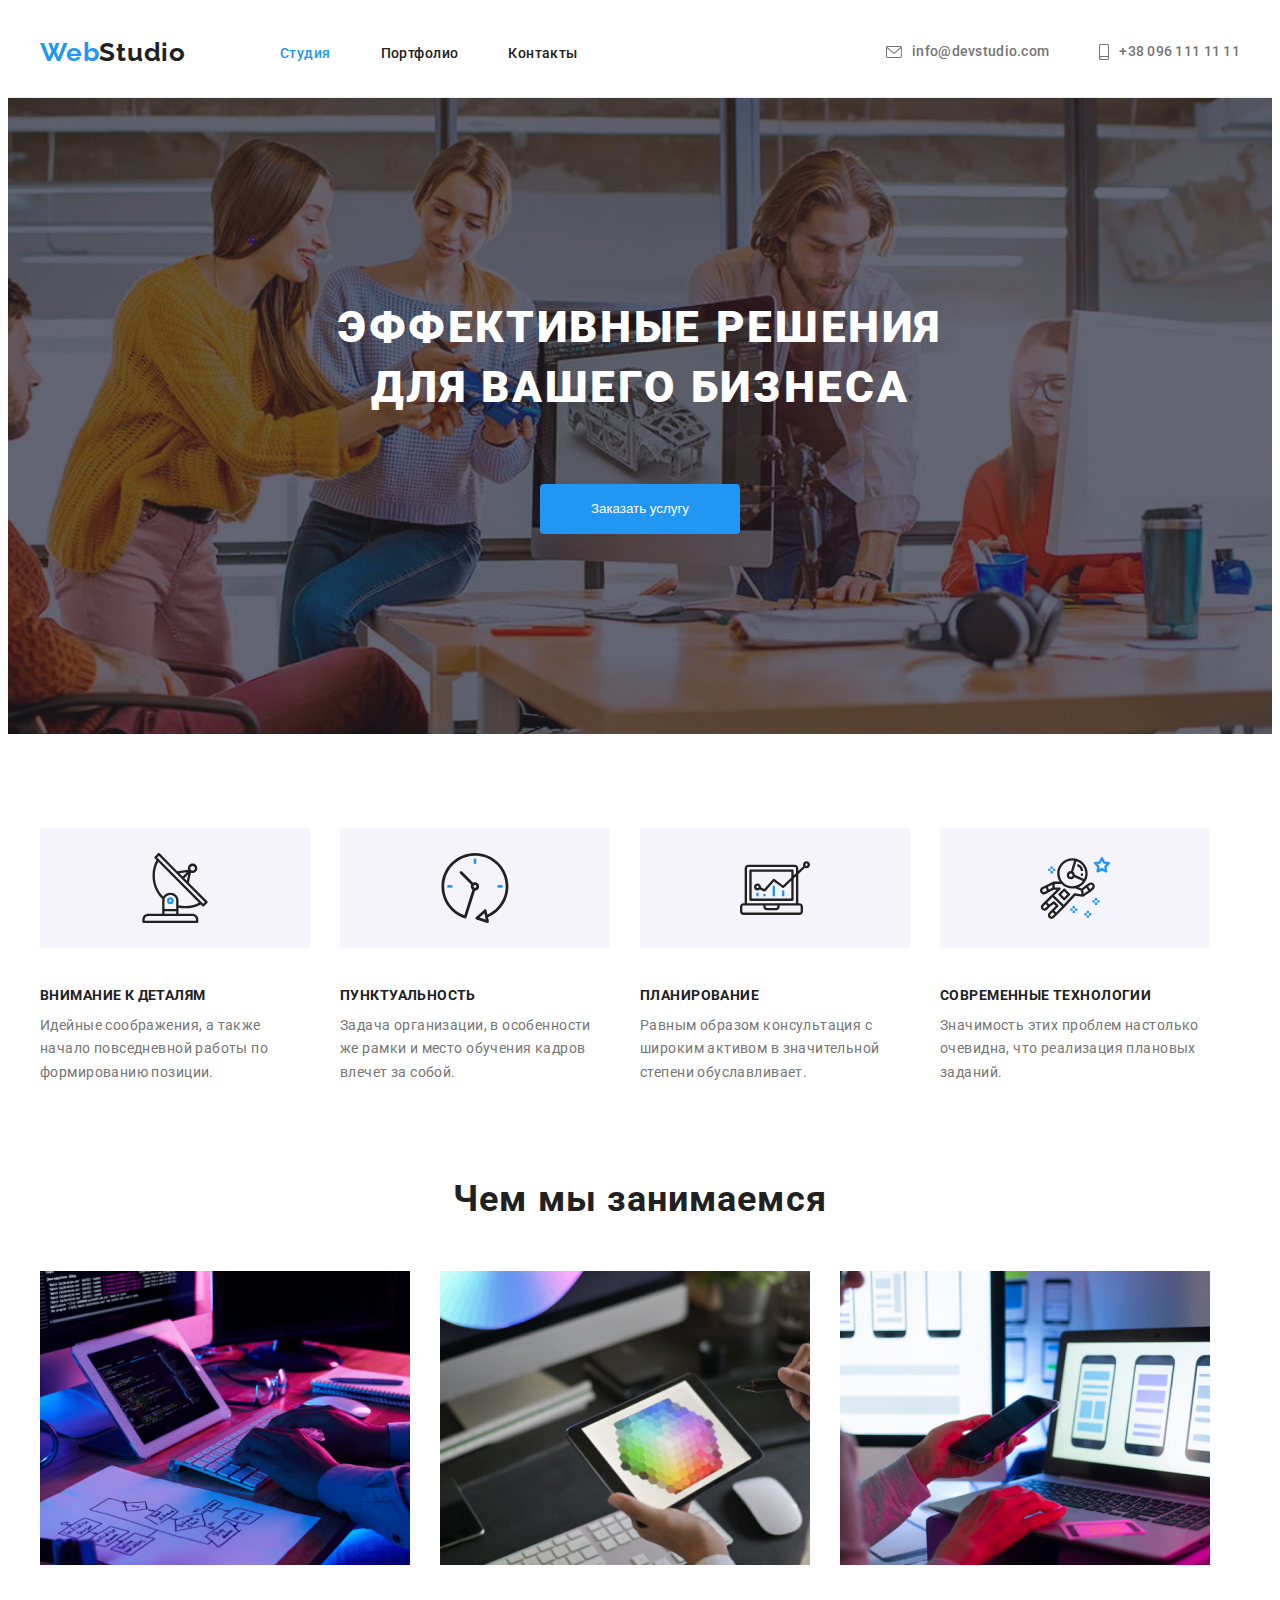
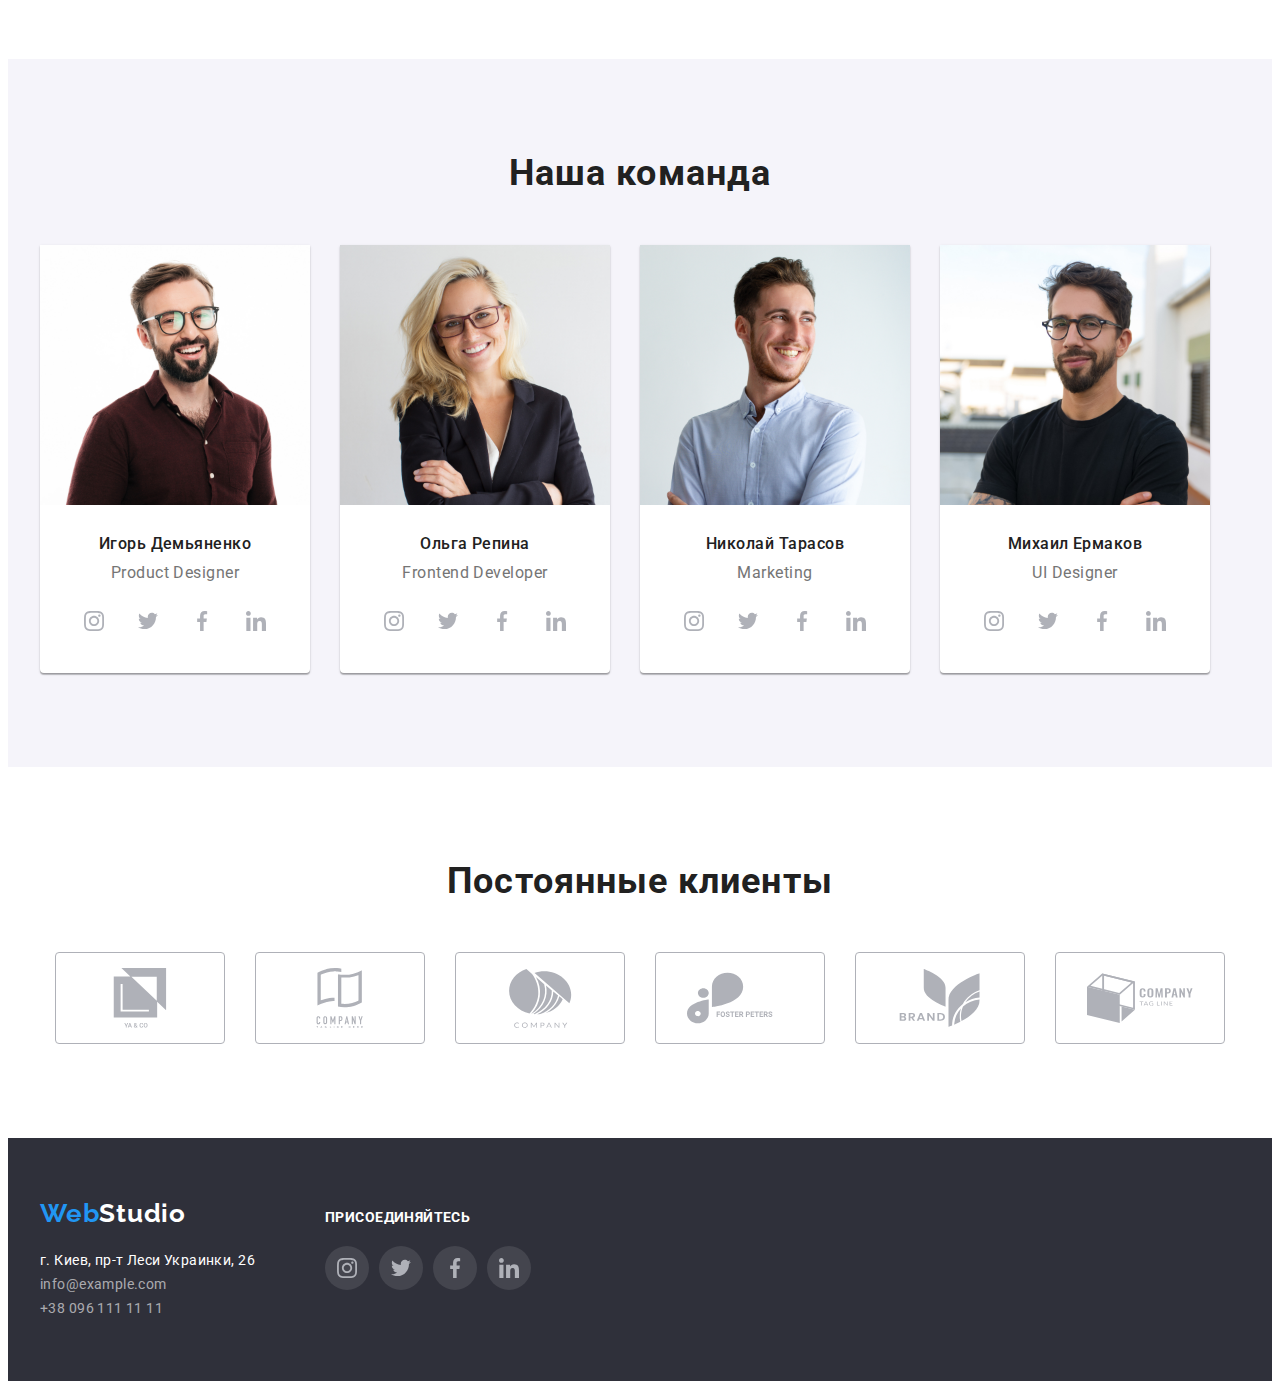
<file: index.html>
<!DOCTYPE html>
<html lang="ru">
  <head>
    <meta charset="UTF-8" />
    <meta http-equiv="X-UA-Compatible" content="IE=edge" />
    <meta name="viewport" content="width=device-width, initial-scale=1.0" />
    <title>Document</title>
    <link
      href="https://fonts.googleapis.com/css2?family=Raleway:wght@700&family=Roboto:wght@400;500;700;900&display=swap"
      rel="stylesheet"
    />
    <link
      rel="stylesheet"
      href="https://cdnjs.cloudflare.com/ajax/libs/modern-normalize/1.1.0/modern-normalize.min.css"
      integrity="sha512-wpPYUAdjBVSE4KJnH1VR1HeZfpl1ub8YT/NKx4PuQ5NmX2tKuGu6U/JRp5y+Y8XG2tV+wKQpNHVUX03MfMFn9Q=="
      crossorigin="anonymous"
      referrerpolicy="no-referrer"
    />
    <link rel="stylesheet" href="./css/styles.css" />
  </head>
  <body>
    <header class="header">
      <div class="container header-container">
        <nav class="header-navigation">
          <a href="./index.html" class="header-logo link">
            Web<span class="studio">Studio</span>
          </a>
          <ul class="header-list  link">
            <li class="header-item">
              <a class="header-link link current-page" href="/index.html"
                >Студия</a
              >
            </li>
            <li class="header-item">
              <a class="header-link link" href="./portfolio.html">Портфолио</a>
            </li>
            <li class="header-item">
              <a class="header-link link" href="">Контакты</a>
            </li>
          </ul>
        </nav>
        <ul class="header-contacts  link">
          <li class="header-contacts-item header-mail">
            <a class="header-contact-link link" href="mailto:info@devstudio.com"
              > <svg class="mail-icon">
                <use href="./images/sprite.svg#icon-envelope"></use>
              </svg>info@devstudio.com</a
            >
          </li>
          <li class="header-contacts-item header-tel ">
            <a class="header-contact-link link" href="tel:+380961111111"
              ><svg class="phone-icon">
              <use href="./images/sprite.svg#icon-smartphone"></use>
              </svg>+38 096 111 11 11</a
            >
          </li>
        </ul>
      </div>
    </header>

    <main>
      <section class="hero">
        <div class="container ">
          <h1 class="hero-title">
            Эффективные решения <br />
            для вашего бизнеса
          </h1>
          <button class="hero-button btn" type="button">Заказать услугу</button>
        </div>
      </section>
      <section class="section">
        <div class="container">
          <h2 class="pluses-title visually-hidden">Наши плюсы</h2>
          <ul class="pluses-list ">
            <li class="pluses-item"> <div class="svg-container">
              <svg class="pluses-icon">
                <use href="./images/sprite.svg#icon-antenna"></use>
              </svg>
            </div>
              <h3 class="pluses-item-title">Внимание к деталям</h3>
              <p class="pluses-item-text">
                Идейные соображения, а также начало повседневной работы по
                формированию позиции.
              </p>
            </li>
            <li class="pluses-item"> <div class="svg-container">
              <svg class="pluses-icon">
                <use href="./images/sprite.svg#icon-clock"></use>
              </svg>
            </div>
              <h3 class="pluses-item-title">Пунктуальность</h3>
              <p class="pluses-item-text">
                Задача организации, в особенности же рамки и место обучения
                кадров влечет за собой.
              </p>
            </li>
            <li class="pluses-item">
              <div class="svg-container"><svg class="pluses-icon">
                <use href="./images/sprite.svg#icon-diagram"></use>
              </svg>
            </div>
              <h3 class="pluses-item-title">Планирование</h3>
              <p class="pluses-item-text">
                Равным образом консультация с широким активом в значительной
                степени обуславливает.
              </p>
            </li>
            <li class="pluses-item"> <div class="svg-container">
              <svg class="pluses-icon" >
                <use  href="./images/sprite.svg#icon-astronaut"></use>
              </svg>
            </div>
              <h3 class="pluses-item-title">Современные технологии</h3>
              <p class="pluses-item-text">
                Значимость этих проблем настолько очевидна, что реализация
                плановых заданий.
              </p>
            </li>
          </ul>
        </div>
      </section>
      <section class="section our-task">
        <div class="container">
          <h2 class="our-task-title">Чем мы занимаемся</h2>
          <ul class="our-task-list ">
            <li class="our-task-list-item">
              <img
                src="./images/box1.jpg"
                alt="набор текста на клавиатуре"
                width="370"
              />
            </li>
            <li class="our-task-list-item">
              <img
                src="./images/img(1).jpg"
                alt="использование графического планшета"
                width="370"
              />
            </li>
            <li class="our-task-list-item">
              <img
                src="./images/img2.jpg"
                alt="использование телефона"
                width="370"
              />
            </li>
          </ul>
        </div>
      </section>
      <section class=" section our-team">
        <div class="container">
          <h2 class="our-team-title">Наша команда</h2>
          <ul class="our-team-list ">
            <li class="our-team-item">
              <img
                src="./images/img(2).jpg"
                alt="портрет Игоря Демьяненко "
                width="270"
              />
              <div class="our-team-padding">
                <h3 class="our-team-item-title">Игорь Демьяненко</h3>
                <p class="our-team-item-paragraph">Product Designer</p>
                <ul class="our-team-item-list social-list">
                  <li class="social-item">
                    <a href="" class="social-link">
                      <svg class="social-icon">
                       <use href="./images/sprite.svg#icon-instagram"></use>
                      </svg>
                    </a>
                  </li>
                  <li class="social-item">
                    <a href="" class="social-link">
                      <svg class="social-icon">
                        <use href="./images/sprite.svg#icon-twitter"></use>
                      </svg>
                    </a>
                  </li>
                  <li class="social-item">
                    <a href="" class="social-link">
                      <svg class="social-icon">
                        <use href="./images/sprite.svg#icon-facebook"></use>
                      </svg>
                    </a>
                  </li>
                  <li class="social-item">
                    <a href="" class="social-link">
                      <svg class="social-icon">
                        <use href="./images/sprite.svg#icon-linkedin"></use>
                      </svg>
                    </a>
                  </li>
                </ul>
              </div>
            </li>
            <li class="our-team-item">
              <img
                src="./images/img(3).jpg"
                alt="портрет Ольги Репиной "
                width="270"
              />
              <div class="our-team-padding">
                <h3 class="our-team-item-title">Ольга Репина</h3>
                <p class="our-team-item-paragraph">Frontend Developer</p>
                <ul class="our-team-item-list social-list">
                  <li class="social-item">
                    <a href="" class="social-link">
                      <svg class="social-icon">
                        <use href="./images/sprite.svg#icon-instagram"></use>
                      </svg>
                    </a>
                  </li>
                  <li class="social-item">
                    <a href="" class="social-link">
                      <svg class="social-icon">
                        <use href="./images/sprite.svg#icon-twitter"></use>
                      </svg>
                    </a>
                  </li>
                  <li class="social-item">
                    <a href="" class="social-link">
                      <svg class="social-icon">
                        <use href="./images/sprite.svg#icon-facebook"></use>
                      </svg>
                    </a>
                  </li>
                  <li class="social-item">
                    <a href="" class="social-link">
                      <svg class="social-icon">
                        <use href="./images/sprite.svg#icon-linkedin"></use>
                      </svg>
                    </a>
                  </li>
                </ul>
              </div>
            </li>
            <li class="our-team-item">
              <img
                src="./images/img(4).jpg"
                alt="портрет Николая Тарасова"
                width="270"
              />
              <div class="our-team-padding">
                <h3 class="our-team-item-title">Николай Тарасов</h3>
                <p class="our-team-item-paragraph">Marketing</p>
                <ul class="our-team-item-list social-list">
                  <li class="social-item">
                    <a href="" class="social-link">
                      <svg class="social-icon">
                        <use href="./images/sprite.svg#icon-instagram"></use>
                      </svg>
                    </a>
                  </li>
                  <li class="social-item">
                    <a href="" class="social-link">
                      <svg class="social-icon">
                        <use href="./images/sprite.svg#icon-twitter"></use>
                      </svg>
                    </a>
                  </li>
                  <li class="social-item">
                    <a href="" class="social-link">
                      <svg class="social-icon">
                        <use href="./images/sprite.svg#icon-facebook"></use>
                      </svg>
                    </a>
                  </li>
                  <li class="social-item">
                    <a href="" class="social-link">
                      <svg class="social-icon">
                        <use href="./images/sprite.svg#icon-linkedin"></use>
                      </svg>
                    </a>
                  </li>
                </ul>
              </div>
            </li>
            <li class="our-team-item">
              <img
                src="./images/img.jpg"
                alt="портрет Михаила Ермакова"
                width="270"
              />
              <div class="our-team-padding">
                <h3 class="our-team-item-title">Михаил Ермаков</h3>
                <p class="our-team-item-paragraph">UI Designer</p>
                <ul class="our-team-item-list social-list">
                  <li class="social-item">
                    <a href="" class="social-link">
                      <svg class="social-icon">
                        <use href="./images/sprite.svg#icon-instagram"></use>
                      </svg>
                    </a>
                  </li>
                  <li class="social-item">
                    <a href="" class="social-link">
                      <svg class="social-icon">
                        <use href="./images/sprite.svg#icon-twitter"></use>
                      </svg>
                    </a>
                  </li>
                  <li class="social-item">
                    <a href="" class="social-link">
                      <svg class="social-icon">
                        <use href="./images/sprite.svg#icon-facebook"></use>
                      </svg>
                    </a>
                  </li>
                  <li class="social-item">
                    <a href="" class="social-link">
                      <svg class="social-icon">
                        <use href="./images/sprite.svg#icon-linkedin"></use>
                      </svg>
                    </a>
                  </li>
                </ul>
              </div>
            </li>
          </ul>
        </div>
      </section>
      <section class=" section our-customers">
        <div class="container">
          <h2 class="our-customer-title">Постоянные клиенты</h2>
          <ul class="our-customer-list customer-list">
            <li class="customer-item">
              <a href="" class="customer-link">
                <svg class="customer-icon">
                  <use href="./images/sprite.svg#icon-1"></use>
                </svg>
              </a>
            </li>
            <li class="customer-item">
              <a href="" class="customer-link">
                <svg class="customer-icon">
                  <use href="./images/sprite.svg#icon-2"></use>
                </svg>
              </a>
              <li class="customer-item">
                <a href="" class="customer-link">
                  <svg class="customer-icon">
                    <use href="./images/sprite.svg#icon-3"></use>
                  </svg>
                </a>
                <li class="customer-item">
                  <a href="" class="customer-link">
                    <svg class="customer-icon">
                      <use href="./images/sprite.svg#icon-4"></use>
                    </svg>
                  </a>
                  <li class="customer-item">
                    <a href="" class="customer-link">
                      <svg class="customer-icon">
                        <use href="./images/sprite.svg#icon-5"></use>
                      </svg>
                    </a>
                    <li class="customer-item">
                      <a href="" class="customer-link">
                        <svg class="customer-icon">
                          <use href="./images/sprite.svg#icon-6"></use>
                        </svg>
                      </a>
            </ul>
        </div>
      </section>
    </main>
    <footer class="footer">
      <div class="container footer-container">
        <div class="footer-contacts" ><a href="./index.html" class="footer-logo link">
          Web<span class="footer-studio">Studio</span>
        </a>
        <address class="address">
          <ul class="footer-list ">
            <li class="footer-contacts-item footer-adress">г. Киев, пр-т Леси Украинки, 26</li>
            <li class="footer-contacts-item">
              <a
                class="footer-contact-link link"
                href="mailto:info@devstudio.com"
                >info@example.com</a
              >
            </li>
            <li class="footer-contacts-item">
              <a class="footer-contact-link link" href="tel:+380961111111"
                >+38 096 111 11 11</a
              >
            </li>
          </ul>
        </address>
      </div> 
      <div class="join">
        <h2 class="join-title">присоединяйтесь</h2>
        <ul class="join-list social-list-footer">
          <li class="social-item-footer">
            <a href="" class="social-link-footer">
              <svg class="social-icon">
                <use href="./images/sprite.svg#icon-instagram"></use>
              </svg>
            </a>
          </li>
          <li class="social-item-footer">
            <a href="" class="social-link-footer">
              <svg class="social-icon">
                <use href="./images/sprite.svg#icon-twitter"></use>
              </svg>
            </a>
          </li>
          <li class="social-item-footer">
            <a href="" class="social-link-footer">
              <svg class="social-icon">
                <use href="./images/sprite.svg#icon-facebook"></use>
              </svg>
            </a>
          </li>
          <li class="social-item-footer">
            <a href="" class="social-link-footer">
              <svg class="social-icon">
                <use href="./images/sprite.svg#icon-linkedin"></use>
              </svg>
            </a>
          </li>
        </ul>
      </div>
    </div>
    </footer>
  </body>
</html>
</file>
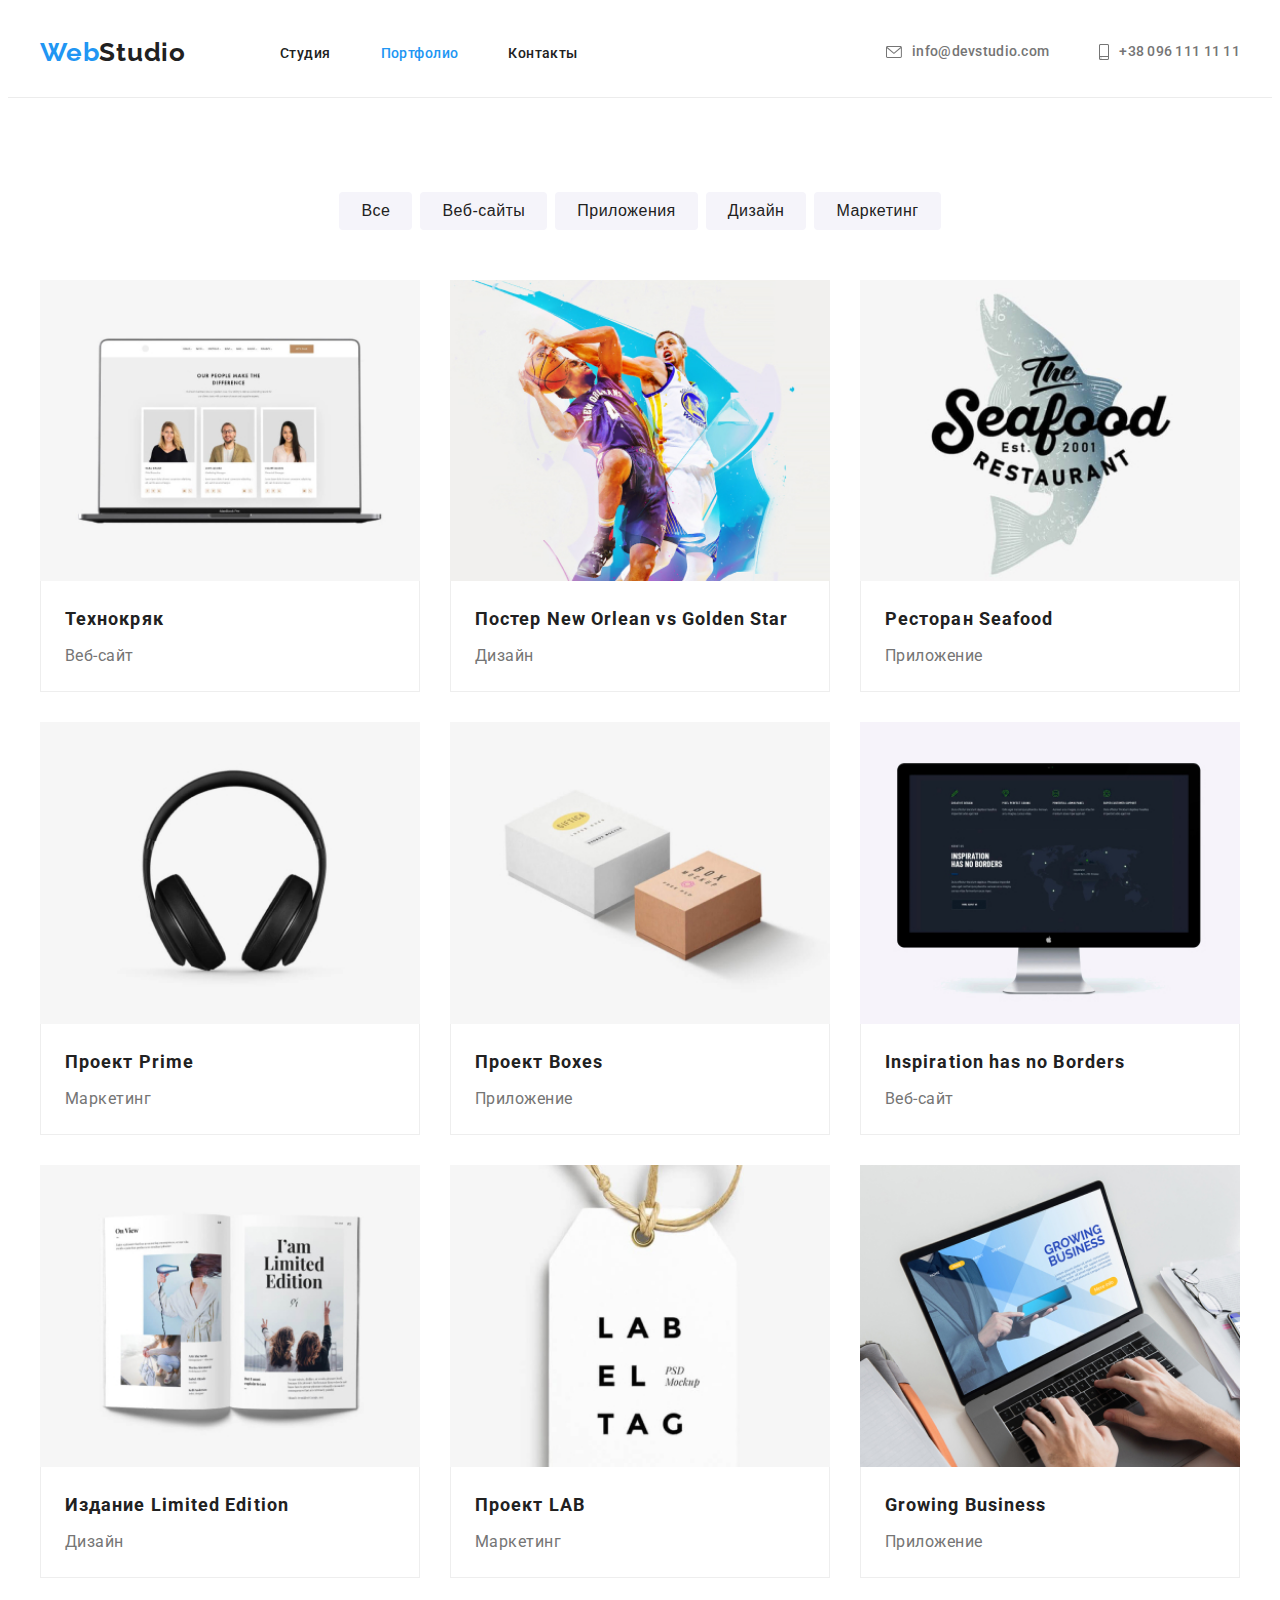
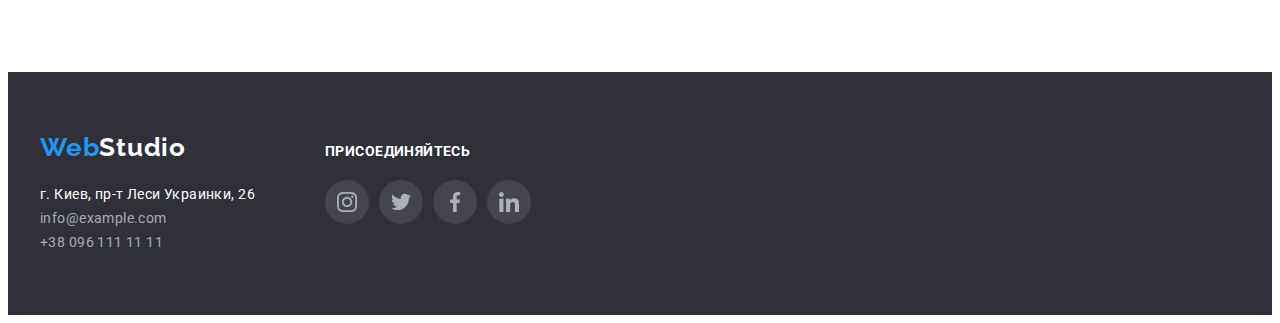
<file: portfolio.html>
<!DOCTYPE html>
<html lang="en">
  <head>
    <meta charset="UTF-8" />
    <meta http-equiv="X-UA-Compatible" content="IE=edge" />
    <meta name="viewport" content="width=device-width, initial-scale=1.0" />
    <title>Document</title>
    <link
      href="https://fonts.googleapis.com/css2?family=Raleway:wght@700&family=Roboto:wght@400;500;700;900&display=swap"
      rel="stylesheet"
    />
    <link rel="stylesheet" href="./css/styles.css" />
  </head>
  <body>
    <header class="header">
      <div class="container header-container">
        <nav class="header-navigation">
          <a href="./index.html" class="header-logo link">
            Web<span class="studio">Studio</span>
          </a>
          <ul class="header-list  link">
            <li class="header-item">
              <a class="header-link link " href="/index.html">Студия</a>
            </li>
            <li class="header-item">
              <a class="header-link link current-page" href="./portfolio.html">Портфолио</a>
            </li>
            <li class="header-item">
              <a class="header-link link" href="">Контакты</a>
            </li>
          </ul>
        </nav>
        <ul class="header-contacts  link">
          <li class="header-contacts-item header-mail">
            <a class="header-contact-link link" href="mailto:info@devstudio.com"> <svg class="mail-icon">
                <use href="./images/sprite.svg#icon-envelope"></use>
              </svg>info@devstudio.com</a>
          </li>
          <li class="header-contacts-item header-tel ">
            <a class="header-contact-link link" href="tel:+380961111111"><svg class="phone-icon">
                <use href="./images/sprite.svg#icon-smartphone"></use>
              </svg>+38 096 111 11 11</a>
          </li>
        </ul>
      </div>
    </header>
    <main>
      <section class="section">
        <div class="container ">
          <h1 class="visually-hidden">Наши работы</h1>
          <ul class="filter-buttons list">
            <li class="filter-btn-item"><button type="button" class="button btn" >Все</button></li>
            <li class="filter-btn-item"><button type="button" class="button btn">Веб-сайты</button></li>
            <li class="filter-btn-item">
              <button type="button" class="button btn">Приложения</button>
            </li>
            <li class="filter-btn-item"><button type="button" class="button btn">Дизайн</button></li>
            <li class="filter-btn-item"><button type="button" class="button btn">Маркетинг</button></li>
          </ul>
          <ul class="examples-list list">
            <li class="examples-list-item">
              <a class="examples-list-link link" href=""><img class="main-img" src="./images/img11.jpg" width="370" height="294" alt="" />
              <div class="examples-box">
                <h2 class="examples-item-title">Технокряк</h2>
                <p class="examples-item-paragraph">Веб-сайт</p>
              </div></a>
            </li>
            <li class="examples-list-item">
              <a class="examples-list-link link" href=""><img class="main-img" src="./images/img-2.jpg" width="370" height="294" alt="" />
              <div class="examples-box">
                <h2 class="examples-item-title">
                  Постер New Orlean vs Golden Star
                </h2>
                <p class="examples-item-paragraph">Дизайн</p>
              </div></a>
            </li>
            <li class="examples-list-item">
             <a class="examples-list-link link" href=""> <img class="main-img" src="./images/img-3.jpg" width="370" height="294" alt="" />
              <div class="examples-box">
                <h2 class="examples-item-title">Ресторан Seafood</h2>
                <p class="examples-item-paragraph">Приложение</p>
              </div></a>
            </li>
            <li class="examples-list-item">
              <a class="examples-list-link link" href=""><img class="main-img" src="./images/img-4.jpg" width="370" height="294" alt="" />
              <div class="examples-box">
                <h2 class="examples-item-title">Проект Prime</h2>
                <p class="examples-item-paragraph">Маркетинг</p>
              </div></a>
            </li>
            <li class="examples-list-item">
              <a class="examples-list-link link" href=""><img class="main-img" src="./images/img-5.jpg" width="370" height="294" alt="" />
              <div class="examples-box">
                <h2 class="examples-item-title">Проект Boxes</h2>
                <p class="examples-item-paragraph">Приложение</p>
              </div></a>
            </li>
            <li class="examples-list-item">
              <a class="examples-list-link link" href=""><img class="main-img" src="./images/img-6.jpg" width="370" height="294" alt="" />
              <div class="examples-box">
                <h2 class="examples-item-title">Inspiration has no Borders</h2>
                <p class="examples-item-paragraph">Веб-сайт</p>
              </div></a>
            </li>
            <li class="examples-list-item">
              <a class="examples-list-link link" href=""><img class="main-img" src="./images/img-7.jpg" width="370" height="294" alt="" />
              <div class="examples-box">
                <h2 class="examples-item-title">Издание Limited Edition</h2>
                <p class="examples-item-paragraph">Дизайн</p>
              </div></a>
            </li>
            <li class="examples-list-item">
              <a class="examples-list-link link" href=""><img class="main-img" src="./images/img-8.jpg" width="370" height="294" alt="" />
              <div class="examples-box">
                <h2 class="examples-item-title">Проект LAB</h2>
                <p class="examples-item-paragraph">Маркетинг</p>
              </div></a>
            </li>
            <li class="examples-list-item">
              <a class="examples-list-link link" href=""><img class="main-img" src="./images/img-9.jpg" width="370" height="294" alt="" />
              <div class="examples-box">
                <h2 class="examples-item-title">Growing Business</h2>
                <p class="examples-item-paragraph">Приложение</p>
              </div></a>
            </li>
          </ul>
        </div>
      </section>
    </main>
    <footer class="footer">
      <div class="container footer-container">
        <div class="footer-contacts"><a href="./index.html" class="footer-logo link">
            Web<span class="footer-studio">Studio</span>
          </a>
          <address class="address">
            <ul class="footer-list ">
              <li class="footer-contacts-item footer-adress">г. Киев, пр-т Леси Украинки, 26</li>
              <li class="footer-contacts-item">
                <a class="footer-contact-link link" href="mailto:info@devstudio.com">info@example.com</a>
              </li>
              <li class="footer-contacts-item">
                <a class="footer-contact-link link" href="tel:+380961111111">+38 096 111 11 11</a>
              </li>
            </ul>
          </address>
        </div>
        <div class="join">
          <h2 class="join-title">присоединяйтесь</h2>
          <ul class="join-list social-list-footer">
            <li class="social-item-footer">
              <a href="" class="social-link-footer">
                <svg class="social-icon">
                  <use href="./images/sprite.svg#icon-instagram"></use>
                </svg>
              </a>
            </li>
            <li class="social-item-footer">
              <a href="" class="social-link-footer">
                <svg class="social-icon">
                  <use href="./images/sprite.svg#icon-twitter"></use>
                </svg>
              </a>
            </li>
            <li class="social-item-footer">
              <a href="" class="social-link-footer">
                <svg class="social-icon">
                  <use href="./images/sprite.svg#icon-facebook"></use>
                </svg>
              </a>
            </li>
            <li class="social-item-footer">
              <a href="" class="social-link-footer">
                <svg class="social-icon">
                  <use href="./images/sprite.svg#icon-linkedin"></use>
                </svg>
              </a>
            </li>
          </ul>
        </div>
      </div>
    </footer>
  </body>
</html>
</file>
<file: css/styles.css>
:root {
  --title-color: #212121;
  --accent-color: #2196f3;
  --text-color: #757575;
  --primary-title-color: #ffffff;
  --background-color: #2f303a;
  --button-color: #2196f3;
  --button-text-color: #ffffff;
  --footer-color: #ffffff99;
  --bg-footer-color: #2f303a;
  --buttons-color-portfolio: #f5f4fa;
  --footer-link-color: rgba(255, 255, 255, 0.6);
  --our-team-bgc: #f5f4fa;
  --icon-color: #afb1b8;
}
p,
h1,
h2,
h3,
h4,
h5,
h6 {
  margin: 0;
}

ul {
  list-style: none;
  margin: 0;
  padding-left: 0;
}

img {
  display: block;
  max-width: 100%;
  height: auto;
}
body {
  font-family: "Roboto", sans-serif;
  letter-spacing: 0.02em;
}
.section {
  padding-top: 94px;
  padding-bottom: 94px;
}

.link {
  text-decoration: none;
}
.btn {
  cursor: pointer;
  border: transparent;
}
.container {
  padding: 0 15px;
  width: 1200px;
  margin: 0 auto;
}
.visually-hidden {
  position: absolute;
  width: 1px;
  height: 1px;
  margin: -1px;
  padding: 0;
  overflow: hidden;
  border: 0;
  clip: rect(0 0 0 0);
}
/* !!!!!!!!!HEADER!!!!!!!!!!! */
.header {
  padding-top: 29px;
  padding-bottom: 29px;
  border-bottom: solid 1px #ececec;
}
.header-contact-link {
  display: flex;
  align-items: center;
}
.header-container {
  display: flex;
  align-items: center;
}
.header-navigation {
  display: flex;
  align-items: center;
}
.header-list {
  display: flex;
}
.header-contacts {
  margin-left: auto;
  display: flex;
  align-items: center;
}
.mail-icon {
  height: 12px;
  width: 16px;
  fill: var(--text-color);
  margin-right: 10px;
}
.header-mail:hover .mail-icon,
.header-mail:focus .mail-icon {
  fill: var(--accent-color);
}
.phone-icon {
  height: 16px;
  width: 10px;
  fill: var(--text-color);
  margin-right: 10px;
}
.header-tel:focus .phone-icon,
.header-tel:hover .phone-icon {
  fill: var(--accent-color);
}
.header-item:not(:last-child) {
  margin-right: 50px;
}
.header-logo {
  color: var(--accent-color);
  font-family: Raleway;
  font-weight: 700;
  font-size: 26px;
  line-height: 1.19;
  letter-spacing: 0.03em;
  margin-right: 94px;
}
.studio {
  color: var(--title-color);
}
.header-link.link.current-page {
  color: var(--accent-color);
}
.header-link {
  font-weight: 500;
  font-size: 14px;
  line-height: 1.14;
  letter-spacing: 0.03em;
  color: var(--title-color);
}

.header-link:hover,
.header-link:focus {
  color: var(--accent-color);
}
.header-contact-link {
  font-weight: 500;
  font-size: 14px;
  line-height: 1.14;
  letter-spacing: 0.02em;
  color: var(--text-color);
}
.header-contacts-item:not(:last-child) {
  margin-right: 50px;
}
.header-contact-link:hover,
.header-contact-link:focus {
  color: var(--accent-color);
}

/* !!!!!!!!!!HERO!!!!!!!!!!!! */
.hero {
  padding-top: 200px;
  padding-bottom: 200px;
  background-image: linear-gradient(
      to right,
      rgba(47, 48, 58, 0.4),
      rgba(47, 48, 58, 0.4)
    ),
    url(../images/main-bg.jpg);
  background-repeat: no-repeat;
  background-position: center;
  background-size: cover;
  text-align: center;
}

.hero-title {
  font-weight: 900;
  font-size: 44px;
  line-height: 1.36;
  letter-spacing: 0.06em;
  color: var(--primary-title-color);
  margin-bottom: 66px;
  text-transform: uppercase;
}
.hero-button {
  background-color: var(--button-color);
  color: var(--button-text-color);
  width: 200px;
  height: 50px;
  border-radius: 4px;
  padding: 10px 32px;
}
/* !!!!!!!PLUSES!!!!!! */
.svg-container {
  height: 120px;
  width: 270px;
  background-color: var(--buttons-color-portfolio);
  margin-bottom: 40px;
  border-radius: 4px;
  display: flex;
  justify-content: center;
  align-items: center;
}
.pluses-icon {
  height: 70px;
  width: 70px;

  background-size: cover;
}

.pluses-list {
  display: flex;
  flex-wrap: wrap;
}

.pluses-item:not(:last-child) {
  margin-right: 30px;
}
.pluses-item-title {
  font-weight: 700;
  font-size: 14px;
  line-height: 1.14;
  letter-spacing: 0.03em;
  text-transform: uppercase;
  color: var(--title-color);
  margin-bottom: 10px;
}
.pluses-item-text {
  width: 270px;
  font-size: 14px;
  line-height: 1.71;
  letter-spacing: 0.03em;
  color: var(--text-color);
}
/* !!!!!!OURTASK!!!!!!!! */
.our-task {
  padding-top: 0;
}
.our-task-title {
  font-weight: 700;
  font-size: 36px;
  line-height: 1.16;
  letter-spacing: 0.03em;

  color: var(--title-color);
  margin-bottom: 50px;
  text-align: center;
}
.our-task-list {
  display: flex;
}
.our-task-list-item:not(:last-child) {
  margin-right: 30px;
}

/* !!!!!!!!OURTEAM!!!!!!! */
.our-team {
  background-color: var(--our-team-bgc);
}
.our-team-title {
  font-weight: 700;
  font-size: 36px;
  line-height: 1.16;
  letter-spacing: 0.03em;
  color: var(--title-color);
  margin-bottom: 50px;
  text-align: center;
}
.our-team-list {
  display: flex;
}
.our-team-item:not(:last-child) {
  margin-right: 30px;
}
.our-team-padding {
  padding-top: 30px;
  padding-bottom: 30px;
}
.our-team-item-title {
  font-weight: 500;
  font-size: 16px;
  line-height: 1.18;
  letter-spacing: 0.03em;
  color: var(--title-color);
  margin-bottom: 10px;
  text-align: center;
}
.our-team-item {
  box-shadow: 0px 1px 3px rgba(0, 0, 0, 0.12), 0px 1px 1px rgba(0, 0, 0, 0.14),
    0px 2px 1px rgba(0, 0, 0, 0.2);
  border-radius: 0px 0px 4px 4px;
  background-color: #fff;
}

.our-team-item-paragraph {
  font-size: 16px;
  line-height: 1.18;
  letter-spacing: 0.03em;
  color: var(--text-color);
  text-align: center;
  margin-bottom: 16px;
}
.social-item {
  height: 44px;
  width: 44px;
}
.social-link {
  width: 100%;
  height: 100%;
  border-radius: 50%;
  background-color: var(--button-text-color);
  display: flex;
  align-items: center;
  justify-content: center;
}
.social-link:hover,
.social-link:focus {
  background-color: var(--button-color);
}
.social-link:hover .social-icon,
.social-link:focus .social-icon {
  fill: var(--primary-title-color);
}
.social-list {
  display: flex;
  justify-content: center;
}
.social-item + .social-item {
  margin-left: 10px;
}
.social-icon {
  height: 20px;
  width: 20px;
  fill: var(--icon-color);
}
/* !!!!!!!!!!!OUR-CUSTOMER!!!!!!!!!! */
.our-customer-title {
  font-weight: 700;
  font-size: 36px;
  line-height: 1.16;
  letter-spacing: 0.03em;
  color: var(--title-color);
  margin-bottom: 50px;
  text-align: center;
}
.customer-item {
  height: 92px;
  width: 170px;
}
.customer-link {
  width: 100%;
  height: 100%;
  border-radius: 4px;
  background-color: var(--button-text-color);
  display: flex;
  align-items: center;
  justify-content: center;
  border: 1px solid #afb1b8;
  box-sizing: border-box;
}
.customer-icon {
  height: 60px;
  width: 106px;
  fill: var(--icon-color);
}
.customer-list {
  display: flex;
  justify-content: center;
}
.customer-item + .customer-item {
  margin-left: 30px;
}
.customer-link:hover,
.customer-link:focus {
  border-color: var(--button-color);
}
.customer-link:hover .customer-icon,
.customer-link:focus .customer-icon {
  fill: var(--button-color);
}
/* FOOTER */
.footer-container {
  display: flex;
  align-items: baseline;
}
.footer-contacts {
  margin-right: 70px;
}
.footer {
  background-color: var(--bg-footer-color);
  padding-top: 60px;
  padding-bottom: 60px;
}
.footer-logo {
  color: var(--accent-color);
  font-family: Raleway;
  font-weight: 700;
  font-size: 26px;
  line-height: 1.19;
  letter-spacing: 0.03em;
  margin-bottom: 20px;
}
.footer-adress {
  font-size: 14px;
  line-height: 1.71;
  letter-spacing: 0.03em;
  color: var(--primary-title-color);
}
.address {
  margin-top: 20px;
}
.footer-list {
  font-size: 14px;
  line-height: 1.71;
  letter-spacing: 0.03em;
  color: var(--footer-color);
  font-style: normal;
}
.footer-studio {
  color: var(--button-text-color);
}
.footer-contact-link {
  font-weight: 400;
  font-size: 14px;
  line-height: 1.71;
  letter-spacing: 0.03em;
  color: rgba(255, 255, 255, 0.6);
}
.footer-contact-link:hover,
.footer-contact-link:focus {
  color: var(--accent-color);
}
/* !!!!!!!!!JOIN-footer!!!!!!!*/
.join-title {
  font-weight: 700;
  font-size: 14px;
  line-height: 1.14;
  letter-spacing: 0.03em;
  text-transform: uppercase;
  color: var(--primary-title-color);
  margin-bottom: 20px;
}
.social-item-footer {
  height: 44px;
  width: 44px;
}
.social-link-footer {
  width: 100%;
  height: 100%;
  border-radius: 50%;
  background-color: rgba(255, 255, 255, 0.1);
  display: flex;
  align-items: center;
  justify-content: center;
}
.social-icon-footer {
  height: 20px;
  width: 20px;
  fill: var(--button-text-color);
}
.social-list-footer {
  display: flex;
  justify-content: center;
}
.social-item-footer + .social-item-footer {
  margin-left: 10px;
}
.social-link-footer:hover .social-icon,
.social-link-footer:focus .social-icon {
  fill: var(--primary-title-color);
}
.social-link-footer:hover,
.social-link-footer:focus {
  background-color: var(--button-color);
}

/* //////////PORTFOLIO//////////  */
.button {
  background-color: var(--buttons-color-portfolio);
  color: var(--title-color);
  font-weight: 500;
  font-size: 16px;
  line-height: 1.6;
  letter-spacing: 0.03em;
  padding: 6px 22px;
  border-radius: 4px;
}
.filter-buttons {
  display: flex;
  margin-bottom: 50px;
  justify-content: center;
}
.filter-btn-item:not(:last-child) {
  margin-right: 8px;
}
.button:hover,
.button:focus {
  color: var(--button-text-color);
  background-color: var(--accent-color);
  box-shadow: 0px 3px 1px rgba(0, 0, 0, 0.1), 0px 1px 2px rgba(0, 0, 0, 0.08),
    0px 2px 2px rgba(0, 0, 0, 0.12);
}
/* EXAMPLES */
.examples-item-title {
  font-weight: 700;
  font-size: 18px;
  line-height: 2;
  letter-spacing: 0.06em;
  color: var(--title-color);
  margin-bottom: 4px;
}

.examples-item-paragraph {
  font-size: 16px;
  line-height: 1.87;
  letter-spacing: 0.03em;
  color: var(--text-color);
}
.examples {
  padding-top: 94px;
}
.examples-list-link {
  display: block;
}
.examples-list {
  display: flex;
  flex-wrap: wrap;
}
.examples-list-item {
  flex-basis: calc((100% - 60px) / 3);
  margin-bottom: 30px;
}
.examples-box {
  padding-left: 24px;
  padding-right: 24px;
  padding-bottom: 20px;
  padding-top: 20px;
  border-bottom: 1px solid #eeeeee;
  border-left: 1px solid #eeeeee;
  border-right: 1px solid #eeeeee;
}

.examples-list-item img {
  width: 100%;
}

.examples-list-item:not(:nth-child(3n)) {
  margin-right: 30px;
}

.examples-list-link:hover,
.examples-list-link:focus {
  box-shadow: 0px 1px 1px rgba(0, 0, 0, 0.12), 0px 4px 4px rgba(0, 0, 0, 0.06),
    1px 4px 6px rgba(0, 0, 0, 0.16);
}

.examples-list-item:nth-last-child(-n + 3) {
  margin-bottom: 0;
}
</file>
